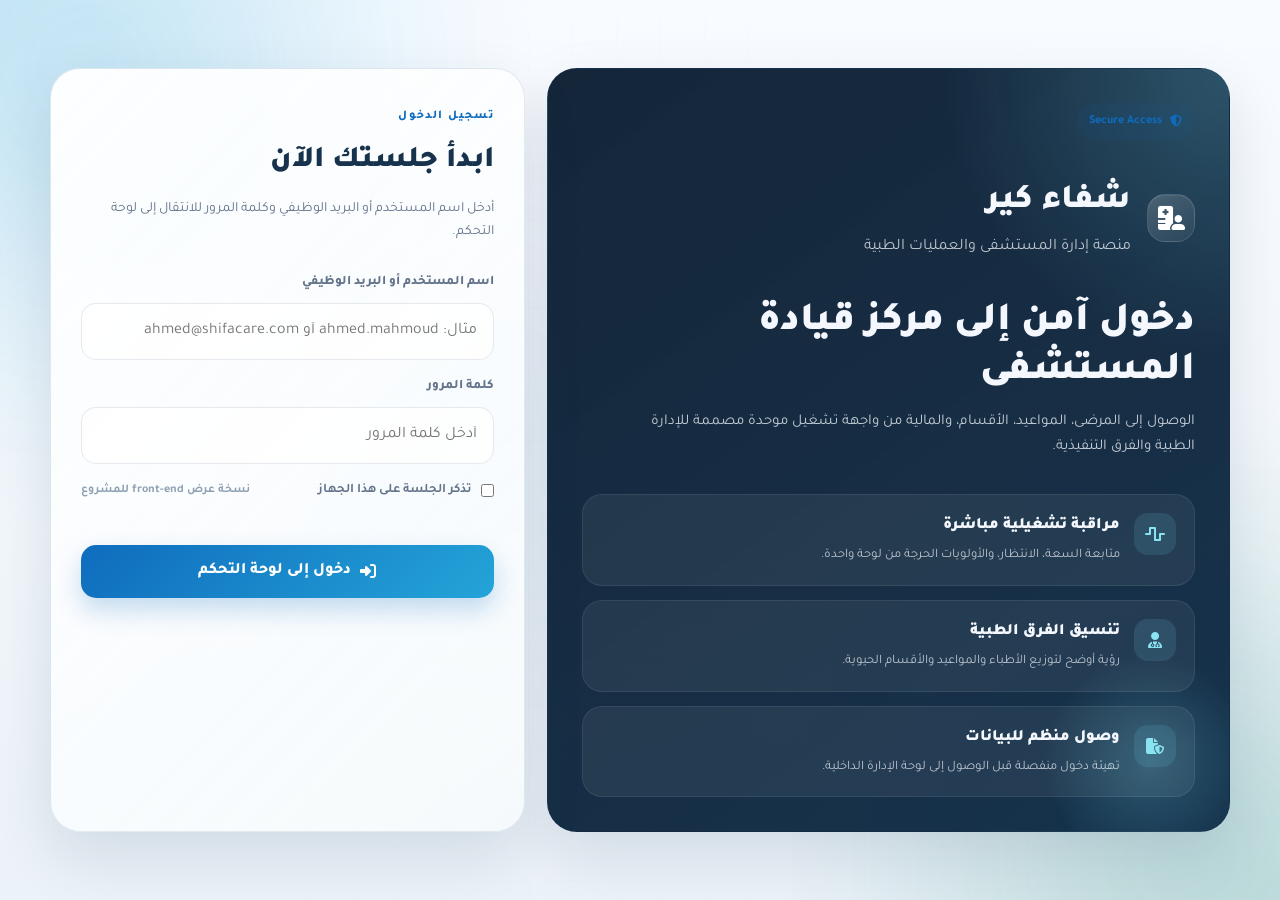
<file: index.html>
<!DOCTYPE html>
<html lang="ar" dir="rtl">
<head>
    <meta charset="UTF-8">
    <meta name="viewport" content="width=device-width, initial-scale=1.0">
    <meta name="description" content="ShifaCare entry point that routes users to sign in or the hospital dashboard.">
    <title>شفاء كير | بدء التشغيل</title>
    <script src="auth.js"></script>
    <script>
        (function () {
            const target = window.ShifaCareAuth?.isAuthenticated() ? 'dashboard.html' : 'login.html';
            window.location.replace(target);
        })();
    </script>
</head>
<body></body>
</html>
</file>
<file: styles.css>
/**
 * ShifaCare professional hospital dashboard
 */

:root {
    --bg-top: #f8fbff;
    --bg-main: #f4f8fc;
    --bg-secondary: #ebf2f8;
    --surface-main: rgba(255, 255, 255, 0.92);
    --surface-soft: #f8fbfd;
    --surface-muted: #eef4f8;
    --sidebar-bg: rgba(11, 29, 49, 0.96);
    --sidebar-surface: rgba(255, 255, 255, 0.08);
    --sidebar-text: #f4f7fb;
    --sidebar-muted: #9eb0c5;
    --primary: #0f6cbd;
    --primary-strong: #0b5ea6;
    --secondary: #12836f;
    --accent: #e08d2d;
    --danger: #d94343;
    --success: #16846a;
    --warning: #b87918;
    --info: #5270d6;
    --text-main: #17324d;
    --text-muted: #64748b;
    --text-soft: #8ea0b3;
    --border: rgba(20, 67, 108, 0.11);
    --border-strong: rgba(20, 67, 108, 0.18);
    --shadow-lg: 0 24px 60px rgba(15, 47, 82, 0.12);
    --shadow-md: 0 16px 36px rgba(15, 47, 82, 0.08);
    --shadow-sm: 0 10px 24px rgba(15, 47, 82, 0.06);
    --grad-primary: linear-gradient(135deg, #0f6cbd 0%, #24a4d8 100%);
    --grad-secondary: linear-gradient(135deg, #0f7c92 0%, #15a389 100%);
    --grad-soft: linear-gradient(135deg, rgba(255, 255, 255, 0.94) 0%, rgba(247, 251, 253, 0.84) 100%);
    --radius-xl: 30px;
    --radius-lg: 22px;
    --radius-md: 16px;
    --radius-sm: 12px;
    --sidebar-width: 306px;
    --transition: 0.28s ease;
}

body.dark-mode {
    --bg-top: #06101a;
    --bg-main: #08131f;
    --bg-secondary: #0e1a27;
    --surface-main: rgba(12, 24, 37, 0.88);
    --surface-soft: #112131;
    --surface-muted: #13283c;
    --sidebar-bg: rgba(6, 15, 27, 0.98);
    --sidebar-surface: rgba(255, 255, 255, 0.05);
    --sidebar-text: #f5f9ff;
    --sidebar-muted: #8fa1b6;
    --text-main: #f1f6fb;
    --text-muted: #95a8bd;
    --text-soft: #73859a;
    --border: rgba(255, 255, 255, 0.08);
    --border-strong: rgba(255, 255, 255, 0.13);
    --shadow-lg: 0 26px 70px rgba(0, 0, 0, 0.45);
    --shadow-md: 0 18px 40px rgba(0, 0, 0, 0.28);
    --shadow-sm: 0 10px 24px rgba(0, 0, 0, 0.18);
    --grad-soft: linear-gradient(135deg, rgba(14, 26, 39, 0.95) 0%, rgba(17, 33, 49, 0.88) 100%);
}

* {
    box-sizing: border-box;
    margin: 0;
    padding: 0;
    font-family: 'Tajawal', 'Outfit', sans-serif;
}

html {
    scroll-behavior: smooth;
}

body {
    min-height: 100vh;
    background:
        radial-gradient(circle at top left, rgba(36, 164, 216, 0.15), transparent 34%),
        radial-gradient(circle at bottom right, rgba(18, 131, 111, 0.13), transparent 32%),
        linear-gradient(180deg, var(--bg-top) 0%, var(--bg-main) 42%, var(--bg-secondary) 100%);
    color: var(--text-main);
    overflow-x: hidden;
    line-height: 1.65;
    position: relative;
}

body.sidebar-open {
    overflow: hidden;
}

body::before {
    content: '';
    position: fixed;
    inset: 0;
    background-image:
        linear-gradient(rgba(15, 108, 189, 0.04) 1px, transparent 1px),
        linear-gradient(90deg, rgba(15, 108, 189, 0.04) 1px, transparent 1px);
    background-size: 44px 44px;
    mask-image: radial-gradient(circle at center, rgba(0, 0, 0, 0.5), transparent 80%);
    pointer-events: none;
    z-index: -3;
}

a,
button,
input,
select {
    font: inherit;
}

button {
    border: none;
    background: none;
}

img {
    display: block;
    max-width: 100%;
}

::-webkit-scrollbar {
    width: 8px;
    height: 8px;
}

::-webkit-scrollbar-track {
    background: transparent;
}

::-webkit-scrollbar-thumb {
    background: rgba(15, 108, 189, 0.2);
    border-radius: 999px;
}

::-webkit-scrollbar-thumb:hover {
    background: rgba(15, 108, 189, 0.38);
}

.bg-blob {
    position: fixed;
    border-radius: 50%;
    filter: blur(120px);
    opacity: 0.22;
    z-index: -2;
    animation: floatBlob 18s ease-in-out infinite alternate;
}

.blob-1 {
    width: 380px;
    height: 380px;
    top: -120px;
    left: -100px;
    background: rgba(36, 164, 216, 0.75);
}

.blob-2 {
    width: 420px;
    height: 420px;
    bottom: -170px;
    right: -120px;
    background: rgba(18, 131, 111, 0.58);
}

.blob-3 {
    width: 260px;
    height: 260px;
    top: 34%;
    left: 28%;
    background: rgba(15, 108, 189, 0.32);
}

@keyframes floatBlob {
    from {
        transform: translate3d(0, 0, 0) scale(1);
    }
    to {
        transform: translate3d(40px, 50px, 0) scale(1.08);
    }
}

.dashboard-container {
    display: flex;
    min-height: 100vh;
}

.sidebar {
    width: var(--sidebar-width);
    background: var(--sidebar-bg);
    border-left: 1px solid rgba(255, 255, 255, 0.08);
    color: var(--sidebar-text);
    position: fixed;
    inset: 0 0 0 auto;
    z-index: 1000;
    display: flex;
    flex-direction: column;
    padding: 24px 18px 22px;
    box-shadow: 0 0 0 1px rgba(255, 255, 255, 0.03), 0 24px 60px rgba(3, 10, 20, 0.34);
    backdrop-filter: blur(18px);
    transition: transform var(--transition);
}

.sidebar-header {
    display: flex;
    align-items: center;
    gap: 16px;
    padding: 10px 12px 18px;
}

.logo-box {
    width: 56px;
    height: 56px;
    border-radius: 18px;
    background: linear-gradient(135deg, rgba(255, 255, 255, 0.18), rgba(255, 255, 255, 0.05));
    border: 1px solid rgba(255, 255, 255, 0.11);
    display: grid;
    place-items: center;
    box-shadow: inset 0 1px 0 rgba(255, 255, 255, 0.08);
}

.logo-icon {
    font-size: 24px;
    color: #ffffff;
}

.sidebar-header h2 {
    font-size: 27px;
    font-weight: 900;
    letter-spacing: -0.6px;
}

.sidebar-header h2 span {
    color: #74d6eb;
}

.sidebar-header p {
    margin-top: 4px;
    color: var(--sidebar-muted);
    font-size: 13px;
    font-weight: 600;
}

.sidebar-meta {
    margin: 0 10px 18px;
    padding: 18px;
    background: linear-gradient(180deg, rgba(255, 255, 255, 0.06), rgba(255, 255, 255, 0.02));
    border: 1px solid rgba(255, 255, 255, 0.08);
    border-radius: 20px;
}

.sidebar-pill {
    display: inline-flex;
    align-items: center;
    gap: 8px;
    padding: 8px 12px;
    border-radius: 999px;
    background: rgba(116, 214, 235, 0.1);
    color: #d4f4fb;
    font-size: 12px;
    font-weight: 800;
    margin-bottom: 12px;
}

.sidebar-meta p {
    color: var(--sidebar-muted);
    font-size: 13px;
}

.sidebar-menu {
    flex: 1;
    overflow-y: auto;
    padding: 6px 6px 14px;
}

.menu-label {
    color: var(--sidebar-muted);
    font-size: 11px;
    font-weight: 800;
    letter-spacing: 0.12em;
    text-transform: uppercase;
    margin: 16px 12px 10px;
}

.nav-links {
    list-style: none;
}

.nav-links li {
    margin-bottom: 6px;
}

.nav-item {
    display: flex;
    align-items: center;
    gap: 12px;
    padding: 14px 16px;
    color: var(--sidebar-text);
    text-decoration: none;
    border-radius: 16px;
    font-size: 15px;
    font-weight: 700;
    transition: background var(--transition), transform var(--transition), color var(--transition), border-color var(--transition);
    border: 1px solid transparent;
}

.nav-item i:first-child {
    width: 22px;
    text-align: center;
    font-size: 16px;
    color: #8fd9e8;
}

.nav-links li.active > .nav-item,
.nav-item:hover {
    background: rgba(255, 255, 255, 0.09);
    border-color: rgba(255, 255, 255, 0.08);
    transform: translateX(-3px);
}

.submenu-arrow {
    margin-right: auto;
    font-size: 11px;
    color: var(--sidebar-muted);
    transition: transform var(--transition);
}

.sub-menu {
    list-style: none;
    margin: 6px 18px 0 0;
    padding-right: 14px;
    border-right: 1px solid rgba(255, 255, 255, 0.1);
    max-height: 0;
    overflow: hidden;
    opacity: 0;
    transition: max-height var(--transition), opacity var(--transition), margin var(--transition);
}

.has-submenu.open .sub-menu {
    max-height: 220px;
    opacity: 1;
    margin-bottom: 10px;
}

.has-submenu.open .submenu-arrow {
    transform: rotate(180deg);
}

.sub-menu li {
    margin-bottom: 0;
}

.sub-menu a {
    display: block;
    padding: 10px 12px;
    border-radius: 12px;
    color: var(--sidebar-muted);
    text-decoration: none;
    font-size: 13px;
    font-weight: 700;
    transition: background var(--transition), color var(--transition);
}

.sub-menu a:hover,
.sub-menu li.active a {
    color: #ffffff;
    background: rgba(255, 255, 255, 0.06);
}

.sidebar-footer {
    padding: 18px 12px 6px;
    border-top: 1px solid rgba(255, 255, 255, 0.08);
}

.sidebar-overlay {
    position: fixed;
    inset: 0;
    background: rgba(3, 10, 20, 0.42);
    backdrop-filter: blur(3px);
    border: none;
    opacity: 0;
    pointer-events: none;
    transition: opacity var(--transition);
    z-index: 930;
}

.logout {
    display: inline-flex;
    align-items: center;
    gap: 10px;
    color: #ffb5b5;
    text-decoration: none;
    font-size: 15px;
    font-weight: 800;
    transition: color var(--transition), transform var(--transition);
}

.logout:hover {
    color: #ffffff;
    transform: translateX(-3px);
}

.main-content {
    flex: 1;
    margin-right: var(--sidebar-width);
    min-height: 100vh;
    display: flex;
    flex-direction: column;
}

.top-header {
    position: sticky;
    top: 0;
    z-index: 900;
    display: flex;
    align-items: center;
    justify-content: space-between;
    gap: 24px;
    padding: 26px 36px 20px;
    backdrop-filter: blur(18px);
    background: linear-gradient(180deg, rgba(244, 248, 252, 0.92), rgba(244, 248, 252, 0.78));
    border-bottom: 1px solid var(--border);
}

body.dark-mode .top-header {
    background: linear-gradient(180deg, rgba(8, 19, 31, 0.92), rgba(8, 19, 31, 0.78));
}

.top-header-left,
.top-header-right,
.user-info,
.header-actions,
.status-chip-group {
    display: flex;
    align-items: center;
}

.header-intro,
.profile-details,
.search-result-text {
    min-width: 0;
}

.top-header-left {
    gap: 16px;
    min-width: 0;
}

.top-header-right {
    gap: 20px;
    min-width: 0;
    flex: 1;
    justify-content: flex-end;
    flex-wrap: wrap;
}

.header-intro .eyebrow,
.section-label {
    display: inline-flex;
    align-items: center;
    gap: 8px;
    color: var(--primary);
    font-size: 12px;
    font-weight: 800;
    letter-spacing: 0.1em;
    text-transform: uppercase;
    margin-bottom: 8px;
}

.header-intro h1 {
    font-size: 30px;
    font-weight: 900;
    letter-spacing: -0.03em;
}

.header-intro p {
    margin-top: 6px;
    color: var(--text-muted);
    font-size: 14px;
}

.search-bar {
    position: relative;
    display: flex;
    align-items: center;
    gap: 12px;
    width: min(420px, 42vw);
    max-width: 100%;
    min-width: 0;
    padding: 14px 18px;
    border-radius: 18px;
    background: var(--surface-main);
    border: 1px solid var(--border);
    box-shadow: var(--shadow-sm);
    transition: width var(--transition), border-color var(--transition), box-shadow var(--transition), transform var(--transition);
}

.search-bar:focus-within {
    border-color: rgba(15, 108, 189, 0.28);
    box-shadow: 0 0 0 4px rgba(15, 108, 189, 0.08), var(--shadow-sm);
    transform: translateY(-1px);
}

.search-bar i {
    color: var(--primary);
    font-size: 15px;
}

.search-bar input {
    flex: 1;
    background: transparent;
    border: none;
    color: var(--text-main);
    outline: none;
}

.search-bar input::placeholder {
    color: var(--text-soft);
}

.user-info {
    gap: 16px;
    min-width: 0;
    flex-wrap: wrap;
    justify-content: flex-end;
}

.clock-box {
    padding-left: 18px;
    border-left: 1px solid var(--border);
    text-align: left;
}

.clock {
    color: var(--primary);
    font-size: 18px;
    font-weight: 900;
}

.date {
    color: var(--text-muted);
    font-size: 11px;
    font-weight: 700;
}

.header-actions {
    gap: 10px;
}

.notifications {
    position: relative;
}

.icon-btn {
    width: 46px;
    height: 46px;
    border-radius: 15px;
    background: var(--surface-main);
    border: 1px solid var(--border);
    color: var(--text-muted);
    display: grid;
    place-items: center;
    cursor: pointer;
    box-shadow: var(--shadow-sm);
    transition: transform var(--transition), border-color var(--transition), color var(--transition), box-shadow var(--transition);
    position: relative;
}

.icon-btn:hover {
    color: var(--primary);
    border-color: rgba(15, 108, 189, 0.25);
    transform: translateY(-2px);
    box-shadow: var(--shadow-md);
}

.badge {
    position: absolute;
    top: -5px;
    right: -5px;
    width: 19px;
    height: 19px;
    border-radius: 999px;
    display: grid;
    place-items: center;
    background: var(--danger);
    color: #ffffff;
    font-size: 10px;
    font-weight: 800;
    border: 2px solid var(--bg-main);
}

.profile {
    display: flex;
    align-items: center;
    gap: 12px;
    padding: 8px 12px;
    border-radius: 18px;
    background: var(--surface-main);
    border: 1px solid var(--border);
    box-shadow: var(--shadow-sm);
    cursor: pointer;
    transition: transform var(--transition), box-shadow var(--transition), border-color var(--transition);
    min-width: 0;
    max-width: 100%;
}

.profile:hover {
    transform: translateY(-2px);
    box-shadow: var(--shadow-md);
    border-color: rgba(15, 108, 189, 0.24);
}

.profile-img {
    width: 46px;
    height: 46px;
    border-radius: 16px;
    object-fit: cover;
    border: 2px solid rgba(15, 108, 189, 0.16);
}

.profile-details h4 {
    font-size: 14px;
    font-weight: 800;
    overflow-wrap: anywhere;
}

.profile-details p {
    color: var(--text-muted);
    font-size: 12px;
    font-weight: 700;
    overflow-wrap: anywhere;
}

.content-wrapper {
    padding: 28px 36px 42px;
    flex: 1;
}

.header-status-row {
    display: flex;
    align-items: center;
    justify-content: space-between;
    gap: 16px;
    flex-wrap: wrap;
    margin-bottom: 26px;
}

.status-banner {
    display: inline-flex;
    align-items: center;
    gap: 10px;
    padding: 12px 16px;
    border-radius: 999px;
    background: rgba(18, 131, 111, 0.08);
    color: var(--success);
    border: 1px solid rgba(18, 131, 111, 0.16);
    font-size: 14px;
    font-weight: 800;
}

.status-dot {
    width: 10px;
    height: 10px;
    border-radius: 999px;
    background: var(--success);
    box-shadow: 0 0 0 6px rgba(18, 131, 111, 0.14);
}

.status-chip-group {
    gap: 12px;
    flex-wrap: wrap;
}

.metric-chip {
    display: inline-flex;
    align-items: center;
    gap: 9px;
    max-width: 100%;
    padding: 11px 14px;
    border-radius: 16px;
    background: var(--surface-main);
    border: 1px solid var(--border);
    box-shadow: var(--shadow-sm);
    color: var(--text-main);
    font-size: 13px;
    font-weight: 700;
}

.metric-chip i {
    color: var(--primary);
}

#view-container {
    transition: opacity 0.18s ease;
}

.animated-view {
    animation: fadeUp 0.36s ease;
}

@keyframes fadeUp {
    from {
        opacity: 0;
        transform: translateY(8px);
    }
    to {
        opacity: 1;
        transform: translateY(0);
    }
}

.page-header {
    display: flex;
    align-items: flex-end;
    justify-content: space-between;
    gap: 18px;
    flex-wrap: wrap;
    margin-bottom: 24px;
}

.page-header h2 {
    font-size: 32px;
    font-weight: 900;
    letter-spacing: -0.03em;
}

.page-header p {
    margin-top: 8px;
    color: var(--text-muted);
    font-size: 15px;
    max-width: 720px;
}

.page-actions {
    display: flex;
    align-items: center;
    gap: 12px;
    flex-wrap: wrap;
}

.hero-panel,
.glass-panel,
.doctor-card {
    background: var(--grad-soft);
    border: 1px solid var(--border);
    box-shadow: var(--shadow-md);
}

.hero-panel {
    display: grid;
    grid-template-columns: minmax(0, 1.45fr) minmax(300px, 1fr);
    gap: 22px;
    padding: 30px;
    border-radius: var(--radius-xl);
    margin-bottom: 24px;
    position: relative;
    overflow: hidden;
}

.hero-panel::after {
    content: '';
    position: absolute;
    inset: auto auto -80px -80px;
    width: 220px;
    height: 220px;
    background: radial-gradient(circle, rgba(36, 164, 216, 0.18), transparent 68%);
    pointer-events: none;
}

.hero-copy {
    position: relative;
    z-index: 1;
}

.hero-badge {
    display: inline-flex;
    align-items: center;
    gap: 8px;
    padding: 9px 13px;
    border-radius: 999px;
    background: rgba(15, 108, 189, 0.08);
    color: var(--primary);
    font-size: 12px;
    font-weight: 800;
    margin-bottom: 16px;
}

.hero-copy h2 {
    font-size: 36px;
    font-weight: 900;
    line-height: 1.24;
    max-width: 620px;
}

.hero-copy p {
    max-width: 640px;
    margin-top: 12px;
    color: var(--text-muted);
    font-size: 15px;
}

.hero-actions {
    display: flex;
    align-items: center;
    gap: 12px;
    flex-wrap: wrap;
    margin-top: 22px;
}

.hero-side-grid {
    display: grid;
    grid-template-columns: repeat(2, minmax(0, 1fr));
    gap: 14px;
}

.hero-mini-card {
    padding: 18px 18px 16px;
    border-radius: 20px;
    background: rgba(255, 255, 255, 0.54);
    border: 1px solid rgba(15, 67, 108, 0.08);
}

body.dark-mode .hero-mini-card {
    background: rgba(255, 255, 255, 0.03);
}

.hero-mini-card span {
    display: block;
    color: var(--text-muted);
    font-size: 12px;
    font-weight: 700;
}

.hero-mini-card strong {
    display: block;
    margin: 8px 0 6px;
    font-size: 26px;
    font-weight: 900;
}

.hero-mini-card small {
    color: var(--text-soft);
    font-size: 12px;
    font-weight: 700;
}

.stats-grid {
    display: grid;
    grid-template-columns: repeat(auto-fit, minmax(220px, 1fr));
    gap: 18px;
    margin-bottom: 24px;
}

.compact-stats {
    grid-template-columns: repeat(auto-fit, minmax(260px, 1fr));
}

.stat-card {
    padding: 22px;
    border-radius: 24px;
    background: var(--grad-soft);
    border: 1px solid var(--border);
    box-shadow: var(--shadow-sm);
    transition: transform var(--transition), box-shadow var(--transition), border-color var(--transition);
}

.stat-card:hover {
    transform: translateY(-4px);
    box-shadow: var(--shadow-md);
    border-color: rgba(15, 108, 189, 0.16);
}

.stat-head {
    display: flex;
    align-items: center;
    justify-content: space-between;
    gap: 16px;
}

.stat-label {
    color: var(--text-muted);
    font-size: 13px;
    font-weight: 800;
}

.stat-icon {
    width: 54px;
    height: 54px;
    border-radius: 18px;
    display: grid;
    place-items: center;
    font-size: 20px;
}

.stat-icon.blue {
    background: rgba(15, 108, 189, 0.1);
    color: var(--primary);
}

.stat-icon.green {
    background: rgba(22, 132, 106, 0.12);
    color: var(--success);
}

.stat-icon.orange {
    background: rgba(224, 141, 45, 0.12);
    color: var(--accent);
}

.stat-icon.purple {
    background: rgba(82, 112, 214, 0.12);
    color: var(--info);
}

.stat-details {
    margin-top: 18px;
    display: flex;
    align-items: baseline;
    justify-content: space-between;
    gap: 12px;
}

.stat-details h2 {
    font-size: 32px;
    font-weight: 900;
    letter-spacing: -0.03em;
}

.stat-trend {
    padding: 6px 10px;
    border-radius: 999px;
    font-size: 11px;
    font-weight: 800;
    white-space: nowrap;
}

.stat-trend.up {
    background: rgba(22, 132, 106, 0.1);
    color: var(--success);
}

.stat-trend.down {
    background: rgba(224, 141, 45, 0.12);
    color: var(--warning);
}

.stat-caption {
    margin-top: 12px;
    color: var(--text-muted);
    font-size: 13px;
}

.dashboard-grid {
    display: grid;
    grid-template-columns: minmax(0, 1fr) minmax(0, 1fr);
    gap: 18px;
}

.panel-span-2 {
    grid-column: 1 / -1;
}

.glass-panel {
    border-radius: 24px;
    overflow: hidden;
}

.panel-header {
    display: flex;
    align-items: flex-start;
    justify-content: space-between;
    gap: 16px;
    padding: 22px 24px 18px;
    border-bottom: 1px solid var(--border);
}

.panel-header h3 {
    font-size: 20px;
    font-weight: 900;
    margin-bottom: 4px;
}

.panel-header p,
.panel-note {
    color: var(--text-muted);
    font-size: 13px;
}

.panel-note {
    padding: 16px 24px 0;
}

.department-grid {
    display: grid;
    grid-template-columns: repeat(auto-fit, minmax(240px, 1fr));
    gap: 16px;
    padding: 22px 24px 24px;
}

.department-card {
    padding: 18px;
    border-radius: 20px;
    background: rgba(255, 255, 255, 0.54);
    border: 1px solid var(--border);
}

body.dark-mode .department-card {
    background: rgba(255, 255, 255, 0.03);
}

.department-header,
.department-stats,
.department-footer,
.priority-top,
.doctor-head,
.doctor-meta,
.timeline-head,
.notif-head {
    display: flex;
    align-items: center;
    justify-content: space-between;
    gap: 12px;
}

.department-header h4 {
    font-size: 17px;
    font-weight: 900;
}

.department-header p,
.department-footer span {
    color: var(--text-muted);
    font-size: 13px;
}

.department-stats {
    margin: 16px 0 14px;
}

.department-stats span {
    display: block;
    color: var(--text-soft);
    font-size: 12px;
    font-weight: 700;
    margin-bottom: 4px;
}

.department-stats strong,
.department-footer strong,
.timeline-head h4,
.doctor-head h3 {
    font-weight: 800;
}

.progress-track {
    height: 9px;
    border-radius: 999px;
    background: rgba(15, 67, 108, 0.08);
    overflow: hidden;
}

.progress-fill {
    display: block;
    height: 100%;
    border-radius: inherit;
}

.progress-fill.stable {
    background: linear-gradient(90deg, #22b49b, #52d1b4);
}

.progress-fill.warning {
    background: linear-gradient(90deg, #dca04a, #f4c86e);
}

.progress-fill.critical {
    background: linear-gradient(90deg, #d94c4c, #f08181);
}

.department-footer {
    margin-top: 14px;
    align-items: flex-start;
}

.priority-list {
    padding: 14px 22px 24px;
    display: grid;
    gap: 12px;
}

.priority-item {
    padding: 16px 18px;
    border-radius: 18px;
    background: rgba(255, 255, 255, 0.5);
    border: 1px solid var(--border);
}

body.dark-mode .priority-item {
    background: rgba(255, 255, 255, 0.02);
}

.priority-item h4 {
    font-size: 15px;
    font-weight: 900;
}

.priority-item p {
    margin-top: 10px;
    color: var(--text-muted);
    font-size: 13px;
}

.table-responsive {
    overflow-x: auto;
    padding: 8px 12px 14px;
}

table {
    width: 100%;
    border-collapse: collapse;
    text-align: right;
}

th {
    color: var(--text-soft);
    font-size: 11px;
    font-weight: 800;
    letter-spacing: 0.06em;
    text-transform: uppercase;
    padding: 16px 14px;
    white-space: nowrap;
}

td {
    padding: 16px 14px;
    border-top: 1px solid var(--border);
    font-size: 14px;
    vertical-align: middle;
}

td > * {
    min-width: 0;
}

.table-responsive.is-stacked td::before {
    content: none;
}

tbody tr {
    transition: background var(--transition);
}

tbody tr:hover {
    background: rgba(15, 108, 189, 0.035);
}

.table-user {
    display: flex;
    align-items: center;
    gap: 12px;
}

.table-avatar {
    width: 40px;
    height: 40px;
    border-radius: 14px;
    object-fit: cover;
}

.table-primary {
    display: block;
    font-weight: 800;
    color: var(--text-main);
}

.table-subtext {
    display: block;
    color: var(--text-muted);
    font-size: 12px;
    margin-top: 3px;
}

.timeline-list {
    padding: 18px 24px 24px;
    display: grid;
    gap: 14px;
}

.timeline-item {
    display: flex;
    align-items: flex-start;
    gap: 14px;
    padding: 14px;
    border-radius: 18px;
    background: rgba(255, 255, 255, 0.48);
    border: 1px solid var(--border);
}

body.dark-mode .timeline-item {
    background: rgba(255, 255, 255, 0.02);
}

.timeline-item.compact {
    align-items: center;
}

.timeline-icon,
.time-badge {
    flex-shrink: 0;
}

.timeline-icon {
    width: 42px;
    height: 42px;
    border-radius: 14px;
    display: grid;
    place-items: center;
    font-size: 15px;
}

.timeline-icon.stable,
.notif-icon.stable {
    background: rgba(22, 132, 106, 0.12);
    color: var(--success);
}

.timeline-icon.warning,
.notif-icon.warning {
    background: rgba(224, 141, 45, 0.15);
    color: var(--warning);
}

.timeline-icon.critical,
.notif-icon.critical {
    background: rgba(217, 67, 67, 0.14);
    color: var(--danger);
}

.timeline-content {
    flex: 1;
}

.timeline-head {
    align-items: flex-start;
}

.timeline-head h4 {
    font-size: 15px;
}

.timeline-head span {
    color: var(--text-soft);
    font-size: 12px;
    font-weight: 700;
}

.timeline-content p {
    margin-top: 6px;
    color: var(--text-muted);
    font-size: 13px;
}

.time-badge {
    min-width: 78px;
    padding: 10px 12px;
    border-radius: 16px;
    text-align: center;
    background: rgba(15, 108, 189, 0.08);
    color: var(--primary);
}

.time-badge strong {
    display: block;
    font-size: 15px;
    font-weight: 900;
}

.time-badge span {
    display: block;
    margin-top: 2px;
    font-size: 11px;
    font-weight: 700;
}

.doctor-grid {
    display: grid;
    grid-template-columns: repeat(auto-fit, minmax(260px, 1fr));
    gap: 18px;
}

.doctor-card {
    display: flex;
    align-items: center;
    gap: 16px;
    padding: 22px;
    border-radius: 24px;
}

.doctor-avatar {
    width: 84px;
    height: 84px;
    border-radius: 24px;
    object-fit: cover;
    border: 3px solid rgba(15, 108, 189, 0.12);
}

.doctor-card-body {
    flex: 1;
}

.doctor-head {
    align-items: flex-start;
}

.doctor-head p {
    color: var(--primary);
    font-size: 13px;
    font-weight: 700;
    margin-top: 5px;
}

.doctor-meta {
    margin-top: 14px;
    flex-wrap: wrap;
}

.doctor-meta span {
    padding: 8px 10px;
    border-radius: 999px;
    background: rgba(15, 108, 189, 0.07);
    color: var(--text-muted);
    font-size: 12px;
    font-weight: 700;
}

.profile-panel {
    padding: 28px;
}

.profile-hero {
    display: flex;
    align-items: center;
    gap: 18px;
    margin-bottom: 24px;
}

.profile-hero-avatar {
    width: 96px;
    height: 96px;
    border-radius: 30px;
    border: 4px solid rgba(15, 108, 189, 0.12);
}

.profile-hero h3 {
    margin-top: 12px;
    font-size: 28px;
    font-weight: 900;
}

.profile-hero p {
    margin-top: 6px;
    color: var(--text-muted);
}

.profile-meta-grid {
    display: grid;
    grid-template-columns: repeat(auto-fit, minmax(220px, 1fr));
    gap: 14px;
}

.meta-card {
    padding: 18px;
    border-radius: 18px;
    background: rgba(255, 255, 255, 0.5);
    border: 1px solid var(--border);
}

body.dark-mode .meta-card {
    background: rgba(255, 255, 255, 0.02);
}

.meta-card span {
    display: block;
    color: var(--text-soft);
    font-size: 12px;
    font-weight: 700;
    margin-bottom: 8px;
}

.meta-card strong {
    font-size: 15px;
    font-weight: 800;
}

.form-grid {
    display: grid;
    grid-template-columns: repeat(auto-fit, minmax(240px, 1fr));
    gap: 18px;
    padding: 26px;
}

.form-group {
    display: flex;
    flex-direction: column;
    gap: 10px;
}

.form-group label {
    color: var(--text-muted);
    font-size: 13px;
    font-weight: 800;
}

.form-group input,
.form-group select {
    width: 100%;
    padding: 14px 16px;
    border-radius: 15px;
    border: 1px solid var(--border);
    background: rgba(255, 255, 255, 0.72);
    color: var(--text-main);
    outline: none;
    transition: border-color var(--transition), box-shadow var(--transition), background var(--transition);
}

body.dark-mode .form-group input,
body.dark-mode .form-group select {
    background: rgba(255, 255, 255, 0.03);
}

.form-group input:focus,
.form-group select:focus {
    border-color: rgba(15, 108, 189, 0.32);
    box-shadow: 0 0 0 4px rgba(15, 108, 189, 0.08);
}

.form-actions {
    display: flex;
    justify-content: flex-end;
    gap: 12px;
    flex-wrap: wrap;
    padding: 18px 26px 24px;
    border-top: 1px solid var(--border);
}

.btn-primary,
.btn-outline,
.btn-sm {
    display: inline-flex;
    align-items: center;
    justify-content: center;
    gap: 9px;
    cursor: pointer;
    font-weight: 800;
    transition: transform var(--transition), box-shadow var(--transition), border-color var(--transition), background var(--transition), color var(--transition);
}

.btn-primary {
    padding: 13px 20px;
    border-radius: 15px;
    color: #ffffff;
    background: var(--grad-primary);
    box-shadow: 0 12px 26px rgba(15, 108, 189, 0.24);
}

.btn-primary:hover {
    transform: translateY(-2px);
    box-shadow: 0 16px 34px rgba(15, 108, 189, 0.3);
}

.btn-outline {
    padding: 12px 18px;
    border-radius: 15px;
    color: var(--text-main);
    background: var(--surface-main);
    border: 1px solid var(--border);
    box-shadow: var(--shadow-sm);
}

.btn-outline:hover {
    color: var(--primary);
    border-color: rgba(15, 108, 189, 0.25);
    transform: translateY(-2px);
}

.btn-sm {
    width: 38px;
    height: 38px;
    border-radius: 12px;
    color: var(--primary);
    background: rgba(15, 108, 189, 0.08);
}

.btn-sm:hover {
    transform: translateY(-1px);
    background: rgba(15, 108, 189, 0.14);
}

.status {
    display: inline-flex;
    align-items: center;
    justify-content: center;
    padding: 7px 12px;
    border-radius: 999px;
    font-size: 11px;
    font-weight: 900;
    white-space: nowrap;
}

.status.stable {
    background: rgba(22, 132, 106, 0.1);
    color: var(--success);
}

.status.warning {
    background: rgba(224, 141, 45, 0.13);
    color: var(--warning);
}

.status.critical {
    background: rgba(217, 67, 67, 0.11);
    color: var(--danger);
}

.status.recovering,
.status.neutral {
    background: rgba(82, 112, 214, 0.12);
    color: var(--info);
}

.search-results,
.notif-dropdown {
    position: absolute;
    top: calc(100% + 12px);
    right: 0;
    width: 100%;
    background: var(--surface-main);
    border: 1px solid var(--border);
    border-radius: 18px;
    box-shadow: var(--shadow-lg);
    overflow: hidden;
    z-index: 2000;
    display: none;
}

.notif-dropdown {
    width: 360px;
    min-width: 360px;
}

.notif-dropdown.active {
    display: block;
    animation: fadeUp 0.22s ease;
}

.dropdown-header {
    display: flex;
    align-items: center;
    justify-content: space-between;
    gap: 10px;
    padding: 16px 18px;
    border-bottom: 1px solid var(--border);
}

.dropdown-header h4 {
    font-size: 16px;
    font-weight: 900;
}

.dropdown-header span {
    color: var(--text-muted);
    font-size: 12px;
    font-weight: 700;
}

.notif-item {
    display: flex;
    align-items: flex-start;
    gap: 12px;
    padding: 16px 18px;
    border-top: 1px solid var(--border);
}

.notif-item:first-of-type {
    border-top: none;
}

.notif-icon {
    width: 40px;
    height: 40px;
    border-radius: 14px;
    display: grid;
    place-items: center;
    flex-shrink: 0;
}

.notif-content {
    flex: 1;
}

.notif-head h5 {
    font-size: 14px;
    font-weight: 800;
}

.notif-head span {
    color: var(--text-soft);
    font-size: 11px;
    font-weight: 700;
}

.notif-content p {
    margin-top: 5px;
    color: var(--text-muted);
    font-size: 12px;
}

.search-result-item {
    width: 100%;
    display: flex;
    align-items: center;
    gap: 12px;
    padding: 14px 16px;
    text-align: right;
    cursor: pointer;
    border: none;
    background: transparent;
    color: inherit;
    transition: background var(--transition);
}

.search-result-item + .search-result-item {
    border-top: 1px solid var(--border);
}

.search-result-item:hover {
    background: rgba(15, 108, 189, 0.045);
}

.search-result-icon {
    width: 38px;
    height: 38px;
    border-radius: 12px;
    display: grid;
    place-items: center;
    background: rgba(15, 108, 189, 0.08);
    color: var(--primary);
    flex-shrink: 0;
}

.search-result-text {
    display: flex;
    flex-direction: column;
    gap: 2px;
    align-items: flex-start;
}

.search-result-text strong {
    font-size: 14px;
    font-weight: 800;
}

.search-result-text small,
.search-empty {
    color: var(--text-muted);
    font-size: 12px;
}

.search-empty {
    padding: 15px 16px;
}

.toast {
    position: fixed;
    left: 26px;
    bottom: 26px;
    display: inline-flex;
    align-items: center;
    gap: 10px;
    padding: 14px 18px;
    border-radius: 16px;
    color: #ffffff;
    background: linear-gradient(135deg, rgba(15, 108, 189, 0.98), rgba(36, 164, 216, 0.95));
    box-shadow: 0 18px 36px rgba(15, 108, 189, 0.32);
    opacity: 0;
    transform: translateY(10px);
    transition: opacity 0.22s ease, transform 0.22s ease;
    z-index: 5000;
    font-size: 14px;
    font-weight: 800;
}

.toast.show {
    opacity: 1;
    transform: translateY(0);
}

.auth-page {
    display: grid;
    place-items: center;
    padding: 28px;
}

.auth-layout {
    width: min(1180px, 100%);
    display: grid;
    grid-template-columns: minmax(0, 1.18fr) minmax(360px, 0.82fr);
    gap: 22px;
    align-items: stretch;
}

.auth-panel {
    position: relative;
    border-radius: 30px;
    border: 1px solid var(--border);
    box-shadow: var(--shadow-lg);
    overflow: hidden;
}

.auth-brand-panel {
    padding: 34px;
    background:
        radial-gradient(circle at top right, rgba(116, 214, 235, 0.24), transparent 28%),
        linear-gradient(145deg, rgba(11, 29, 49, 0.96), rgba(10, 39, 66, 0.94));
    color: #f4f8fe;
}

.auth-brand-panel::after {
    content: '';
    position: absolute;
    inset: auto -30px -40px auto;
    width: 220px;
    height: 220px;
    border-radius: 50%;
    background: radial-gradient(circle, rgba(116, 214, 235, 0.24), transparent 68%);
    pointer-events: none;
}

.auth-brand-top {
    position: relative;
    z-index: 1;
}

.auth-logo {
    display: flex;
    align-items: center;
    gap: 16px;
    margin-top: 18px;
}

.auth-logo h1 {
    font-size: 34px;
    font-weight: 900;
}

.auth-logo p {
    margin-top: 4px;
    color: rgba(244, 248, 254, 0.74);
}

.auth-copy {
    position: relative;
    z-index: 1;
    margin-top: 38px;
    max-width: 580px;
}

.auth-copy h2 {
    font-size: 40px;
    font-weight: 900;
    line-height: 1.22;
}

.auth-copy p {
    margin-top: 14px;
    color: rgba(244, 248, 254, 0.78);
    font-size: 15px;
}

.auth-feature-list {
    position: relative;
    z-index: 1;
    display: grid;
    gap: 14px;
    margin-top: 34px;
}

.auth-feature {
    display: flex;
    align-items: flex-start;
    gap: 14px;
    padding: 18px;
    border-radius: 20px;
    background: rgba(255, 255, 255, 0.06);
    border: 1px solid rgba(255, 255, 255, 0.08);
}

.auth-feature i {
    width: 42px;
    height: 42px;
    display: grid;
    place-items: center;
    border-radius: 14px;
    background: rgba(116, 214, 235, 0.13);
    color: #8ae3f0;
    flex-shrink: 0;
}

.auth-feature h3 {
    font-size: 16px;
    font-weight: 900;
}

.auth-feature p {
    margin-top: 6px;
    color: rgba(244, 248, 254, 0.72);
    font-size: 13px;
}

.auth-form-panel {
    padding: 34px 30px;
    background: var(--grad-soft);
}

.auth-form-head h2 {
    font-size: 30px;
    font-weight: 900;
    margin-top: 4px;
}

.auth-form-head p {
    margin-top: 10px;
    color: var(--text-muted);
    font-size: 14px;
}

.auth-form {
    margin-top: 28px;
}

.auth-form .form-group + .form-group {
    margin-top: 16px;
}

.auth-form-row {
    display: flex;
    align-items: center;
    justify-content: space-between;
    gap: 12px;
    flex-wrap: wrap;
    margin-top: 16px;
}

.remember-box {
    display: inline-flex;
    align-items: center;
    gap: 9px;
    color: var(--text-muted);
    font-size: 13px;
    font-weight: 700;
    cursor: pointer;
}

.remember-box input {
    accent-color: var(--primary);
}

.auth-helper {
    color: var(--text-soft);
    font-size: 12px;
    font-weight: 700;
}

.auth-error {
    min-height: 22px;
    margin-top: 14px;
    color: var(--danger);
    font-size: 13px;
    font-weight: 700;
}

.auth-submit {
    width: 100%;
    margin-top: 8px;
}

.empty-placeholder {
    padding: 56px 28px;
    text-align: center;
}

.empty-placeholder h3 {
    font-size: 24px;
    font-weight: 900;
}

.empty-placeholder p {
    margin: 10px auto 18px;
    color: var(--text-muted);
    max-width: 420px;
}

.mobile-menu-toggle {
    display: none;
}

@media (max-width: 1400px) {
    .top-header {
        flex-direction: column;
        align-items: stretch;
    }

    .top-header-left,
    .top-header-right {
        justify-content: space-between;
        flex-wrap: wrap;
    }

    .search-bar {
        width: min(100%, 520px);
    }
}

@media (max-width: 1200px) {
    .hero-panel,
    .dashboard-grid,
    .auth-layout {
        grid-template-columns: 1fr;
    }

    .hero-side-grid {
        grid-template-columns: repeat(auto-fit, minmax(180px, 1fr));
    }

    .auth-brand-panel,
    .auth-form-panel {
        padding: 28px 24px;
    }
}

@media (max-width: 1100px) {
    .sidebar {
        transform: translateX(104%);
    }

    .sidebar.open {
        transform: translateX(0);
    }

    .main-content {
        margin-right: 0;
    }

    .mobile-menu-toggle {
        display: grid;
    }

    body.sidebar-open .sidebar-overlay {
        opacity: 1;
        pointer-events: auto;
    }
}

@media (max-width: 860px) {
    .top-header,
    .content-wrapper {
        padding-left: 18px;
        padding-right: 18px;
    }

    .header-intro h1 {
        font-size: 24px;
    }

    .page-header h2,
    .hero-copy h2 {
        font-size: 26px;
    }

    .top-header-left,
    .top-header-right,
    .user-info {
        width: 100%;
        justify-content: space-between;
        flex-wrap: wrap;
    }

    .top-header-right {
        gap: 16px;
    }

    .search-bar {
        width: 100%;
    }

    .profile {
        width: 100%;
        justify-content: center;
    }

    .clock-box {
        border-left: none;
        padding-left: 0;
    }

    .notif-dropdown {
        width: min(92vw, 360px);
        min-width: 0;
    }

    .profile-hero {
        flex-direction: column;
        align-items: flex-start;
    }

    .header-status-row {
        align-items: stretch;
    }

    .status-banner {
        width: 100%;
        justify-content: center;
    }
}

@media (max-width: 720px) {
    .table-responsive.is-stacked {
        overflow: visible;
        padding: 14px 16px 18px;
    }

    .table-responsive.is-stacked table,
    .table-responsive.is-stacked tbody,
    .table-responsive.is-stacked tr,
    .table-responsive.is-stacked td {
        display: block;
        width: 100%;
    }

    .table-responsive.is-stacked thead {
        display: none;
    }

    .table-responsive.is-stacked tbody {
        display: grid;
        gap: 12px;
    }

    .table-responsive.is-stacked tr {
        padding: 14px 16px;
        border-radius: 18px;
        border: 1px solid var(--border);
        background: rgba(255, 255, 255, 0.52);
        box-shadow: var(--shadow-sm);
    }

    body.dark-mode .table-responsive.is-stacked tr {
        background: rgba(255, 255, 255, 0.03);
    }

    .table-responsive.is-stacked td {
        border-top: none;
        padding: 9px 0;
        display: grid;
        grid-template-columns: minmax(92px, 112px) minmax(0, 1fr);
        gap: 12px;
        align-items: start;
    }

    .table-responsive.is-stacked td::before {
        content: attr(data-label);
        color: var(--text-soft);
        font-size: 11px;
        font-weight: 800;
    }

    .table-responsive.is-stacked td:empty {
        display: none;
    }

    .table-responsive.is-stacked .table-user {
        align-items: flex-start;
    }
}

@media (max-width: 640px) {
    .sidebar {
        width: min(88vw, 320px);
    }

    .hero-panel,
    .stat-card,
    .glass-panel,
    .doctor-card {
        border-radius: 20px;
    }

    .hero-panel,
    .profile-panel {
        padding: 20px;
    }

    .hero-side-grid,
    .stats-grid,
    .profile-meta-grid {
        grid-template-columns: 1fr;
    }

    .department-grid,
    .timeline-list,
    .priority-list {
        padding-left: 18px;
        padding-right: 18px;
    }

    .form-grid,
    .form-actions {
        padding-left: 18px;
        padding-right: 18px;
    }

    .hero-actions,
    .page-actions,
    .status-chip-group,
    .metric-chip {
        width: 100%;
    }

    .hero-actions .btn-primary,
    .hero-actions .btn-outline,
    .page-actions .btn-primary,
    .page-actions .btn-outline {
        width: 100%;
    }

    .page-header {
        align-items: stretch;
    }

    .page-actions {
        width: 100%;
    }

    .doctor-card,
    .timeline-item,
    .table-user {
        align-items: flex-start;
    }

    .auth-page {
        padding: 16px;
    }

    .auth-brand-panel,
    .auth-form-panel {
        padding: 22px 18px;
    }

    .auth-copy h2 {
        font-size: 28px;
    }

    .timeline-item.compact {
        flex-direction: column;
        align-items: flex-start;
    }

    .auth-logo {
        align-items: flex-start;
    }
}

@media (max-width: 480px) {
    .top-header {
        padding-top: 18px;
        padding-bottom: 16px;
    }

    .header-intro h1,
    .page-header h2,
    .hero-copy h2,
    .auth-form-head h2 {
        font-size: 22px;
    }

    .header-intro p,
    .hero-copy p,
    .page-header p {
        font-size: 13px;
    }

    .profile {
        justify-content: flex-start;
    }

    .profile-details {
        flex: 1;
    }

    .toast {
        left: 14px;
        right: 14px;
        bottom: 14px;
        width: auto;
        justify-content: center;
    }
}

@media (min-width: 1440px) {
    .dashboard-container {
        max-width: 1760px;
        margin-inline: auto;
    }

    .stats-grid,
    .departments-grid,
    .cards-grid {
        grid-template-columns: repeat(4, minmax(0, 1fr));
    }
}

@media (max-width: 560px) {
    .top-header,
    .header-status-row,
    .status-chip-group,
    .hero-actions,
    .form-actions {
        align-items: stretch;
    }

    .btn-primary,
    .btn-outline,
    .form-actions button {
        width: 100%;
        justify-content: center;
    }

    .metric-chip,
    .status-banner {
        width: 100%;
    }

    .profile-details {
        display: none;
    }
}

/* Compact fixed sidebar/header across small, large, and XL screens */
@media (max-width: 640px) {
    .sidebar {
        width: min(280px, calc(100vw - 32px));
        padding: 16px 12px;
    }

    .sidebar-header {
        gap: 10px;
        padding: 6px 8px 12px;
    }

    .logo-box {
        width: 44px;
        height: 44px;
        border-radius: 14px;
    }

    .sidebar-header h2 {
        font-size: 21px;
    }

    .sidebar-meta {
        margin: 0 6px 12px;
        padding: 12px;
    }

    .nav-item {
        padding: 10px 12px;
        gap: 10px;
    }

    .top-header {
        padding: 12px 14px;
        gap: 12px;
    }

    .mobile-menu-toggle {
        width: 40px;
        height: 40px;
    }
}

@media (min-width: 1024px) and (max-width: 1439px) {
    :root {
        --sidebar-width: 282px;
    }

    .sidebar {
        padding: 18px 14px;
    }

    .sidebar-header {
        padding: 6px 10px 14px;
    }

    .logo-box {
        width: 48px;
        height: 48px;
    }

    .sidebar-header h2 {
        font-size: 23px;
    }

    .nav-item {
        padding: 11px 13px;
    }

    .top-header {
        padding: 18px 26px 14px;
    }
}

@media (min-width: 1440px) {
    :root {
        --sidebar-width: 288px;
    }

    .sidebar {
        padding: 20px 16px;
    }

    .top-header {
        padding: 18px 30px 14px;
    }
}
</file>
